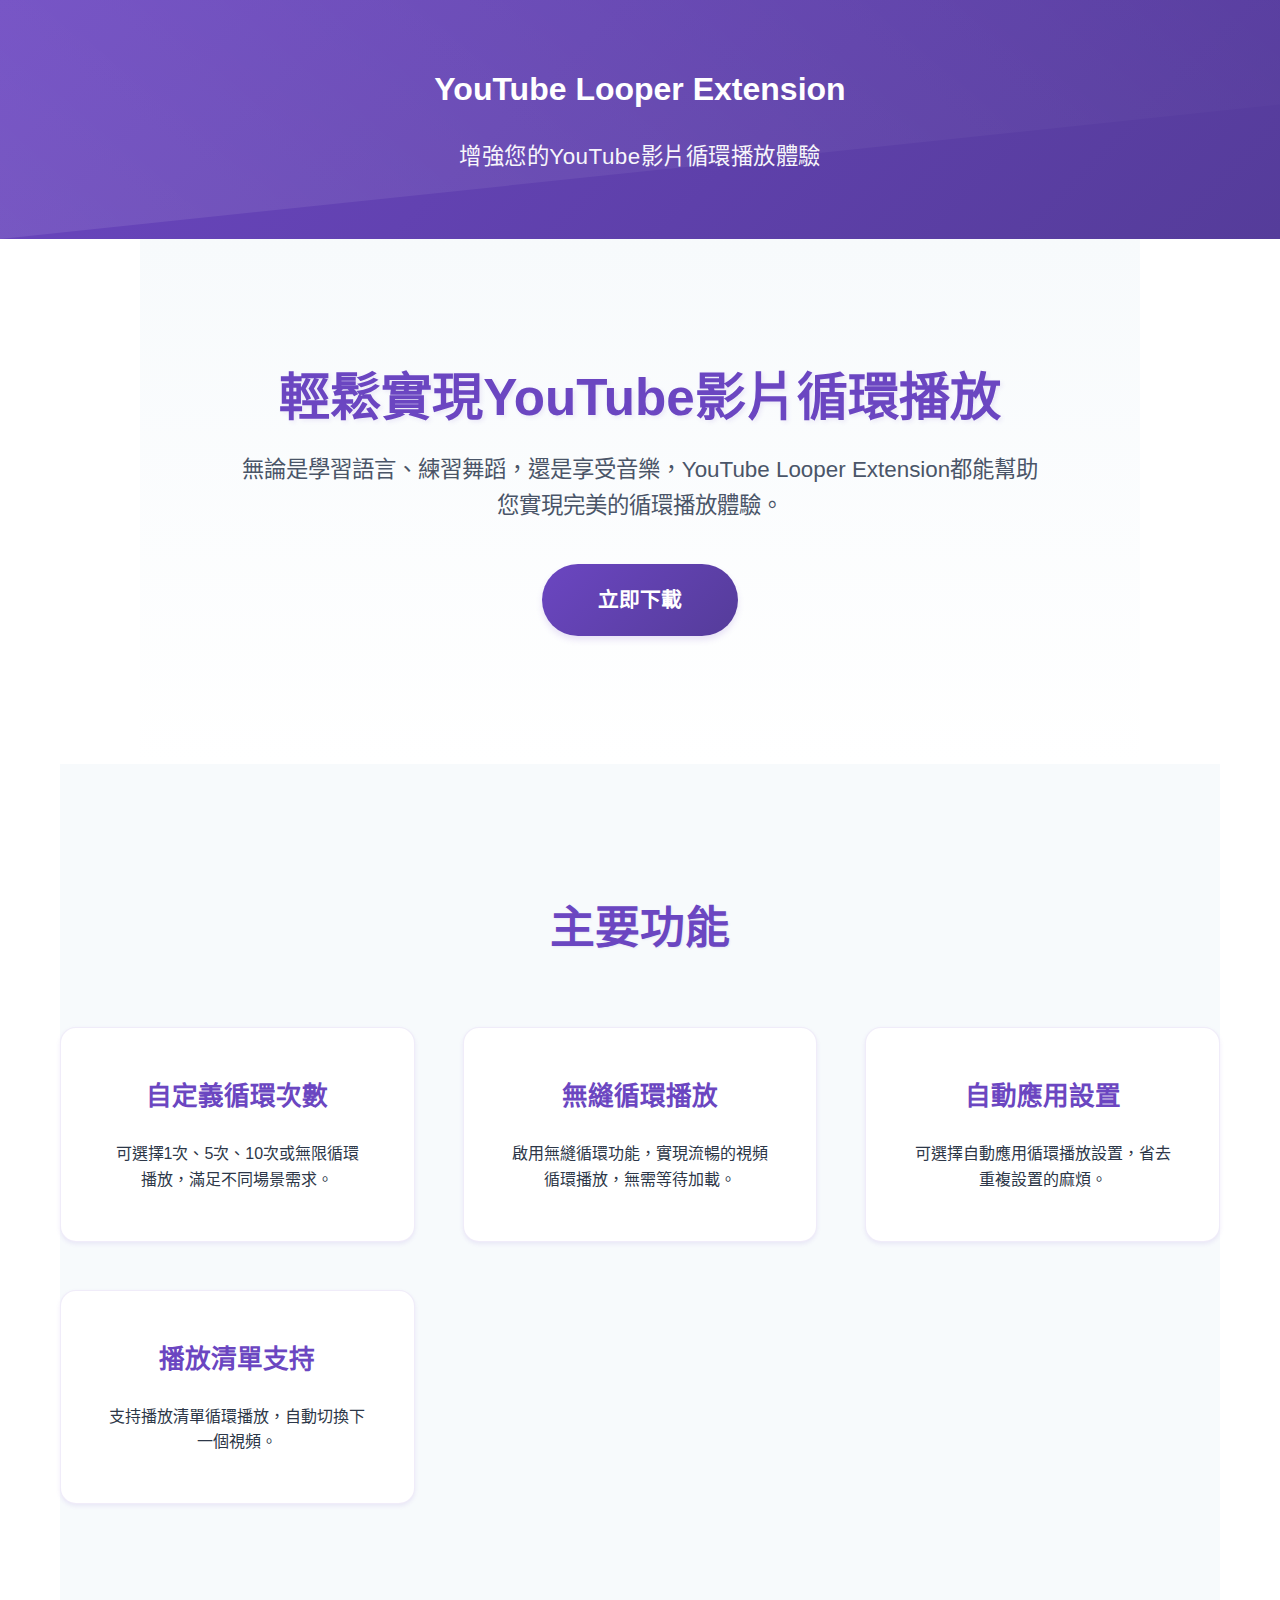
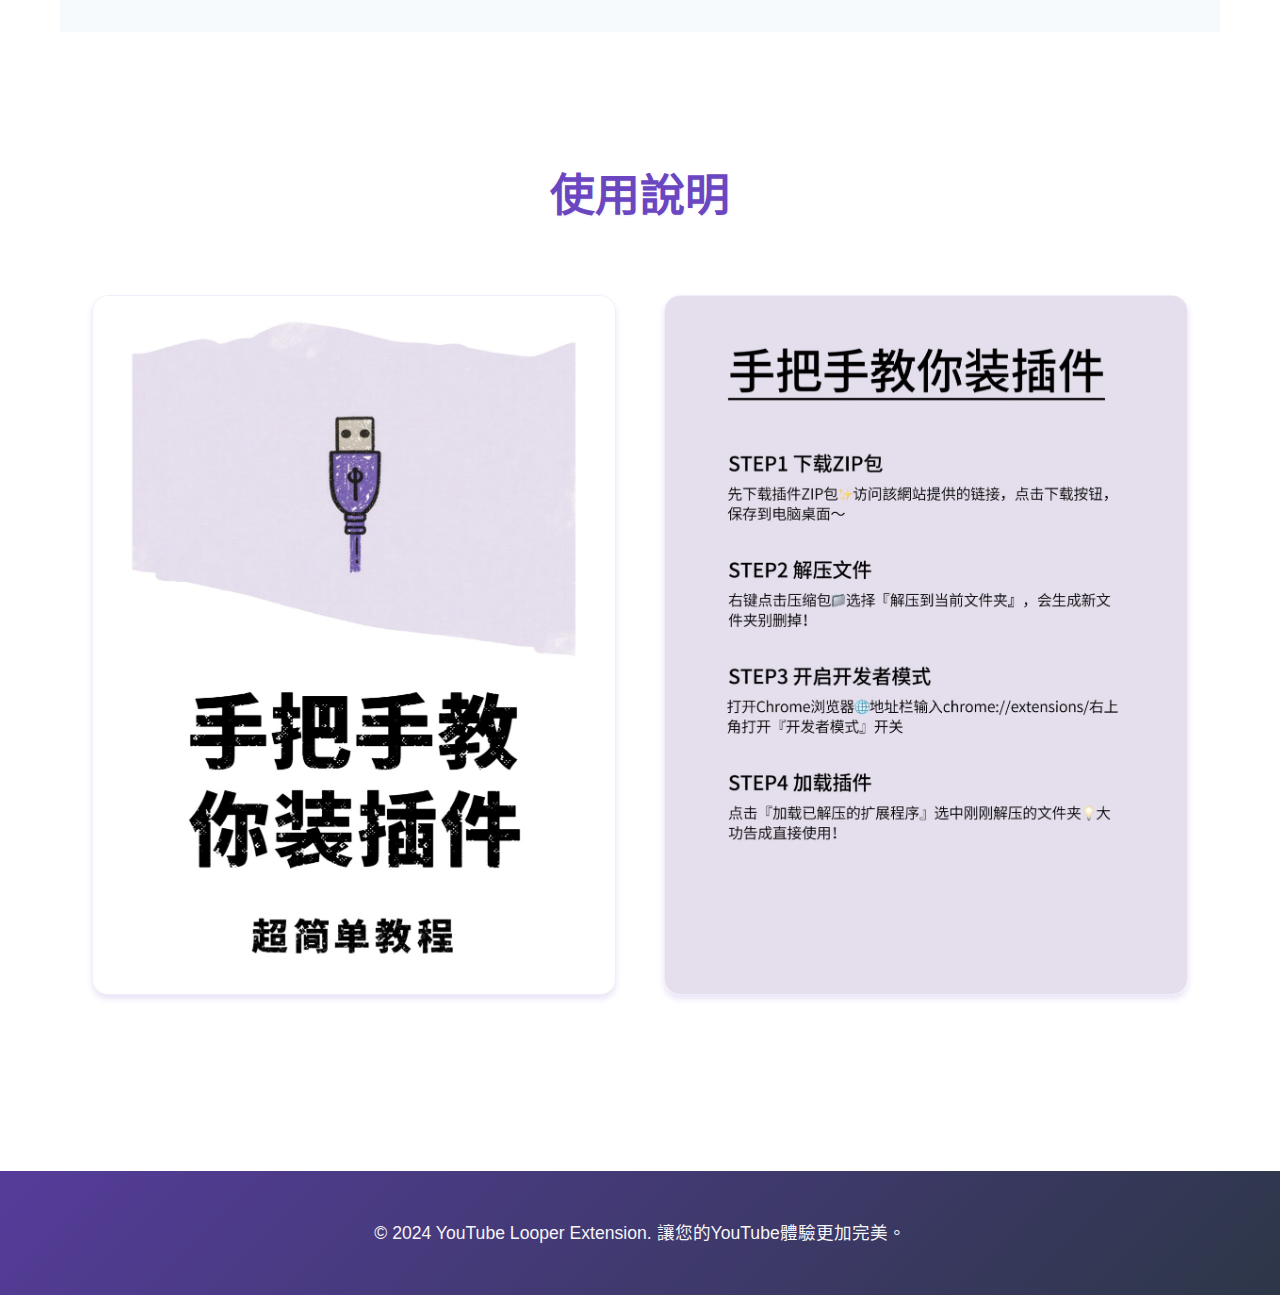
<file: website/index.html>
<!DOCTYPE html>
<html lang="zh-TW">
<head>
    <meta charset="UTF-8">
    <meta name="viewport" content="width=device-width, initial-scale=1.0">
    <title>YouTube Looper Extension - 影片循環播放擴充功能</title>
    <link rel="stylesheet" href="styles.css">
</head>
<body>
    <header>
        <div class="container">
            <h1>YouTube Looper Extension</h1>
            <p class="subtitle">增強您的YouTube影片循環播放體驗</p>
        </div>
    </header>

    <main class="container">
        <section class="hero">
            <div class="hero-content">
                <h2>輕鬆實現YouTube影片循環播放</h2>
                <p>無論是學習語言、練習舞蹈，還是享受音樂，YouTube Looper Extension都能幫助您實現完美的循環播放體驗。</p>
                <a href="youtube-looper-extension.zip" class="download-btn" download>立即下載</a>
            </div>
        </section>

        <section class="features">
            <h2>主要功能</h2>
            <div class="feature-grid">
                <div class="feature-card">
                    <h3>自定義循環次數</h3>
                    <p>可選擇1次、5次、10次或無限循環播放，滿足不同場景需求。</p>
                </div>
                <div class="feature-card">
                    <h3>無縫循環播放</h3>
                    <p>啟用無縫循環功能，實現流暢的視頻循環播放，無需等待加載。</p>
                </div>
                <div class="feature-card">
                    <h3>自動應用設置</h3>
                    <p>可選擇自動應用循環播放設置，省去重複設置的麻煩。</p>
                </div>
                <div class="feature-card">
                    <h3>播放清單支持</h3>
                    <p>支持播放清單循環播放，自動切換下一個視頻。</p>
                </div>
            </div>
        </section>

        <section class="usage">
            <h2>使用說明</h2>
            <div class="usage-images">
                <img src="S__17784839_0.jpg" alt="安裝步驟1" class="usage-img">
                <img src="S__17784840.jpg" alt="安裝步驟2" class="usage-img">
            </div>
        </section>
    </main>

    <footer>
        <div class="container">
            <p>&copy; 2024 YouTube Looper Extension. 讓您的YouTube體驗更加完美。</p>
        </div>
    </footer>
</body>
</html>
</file>
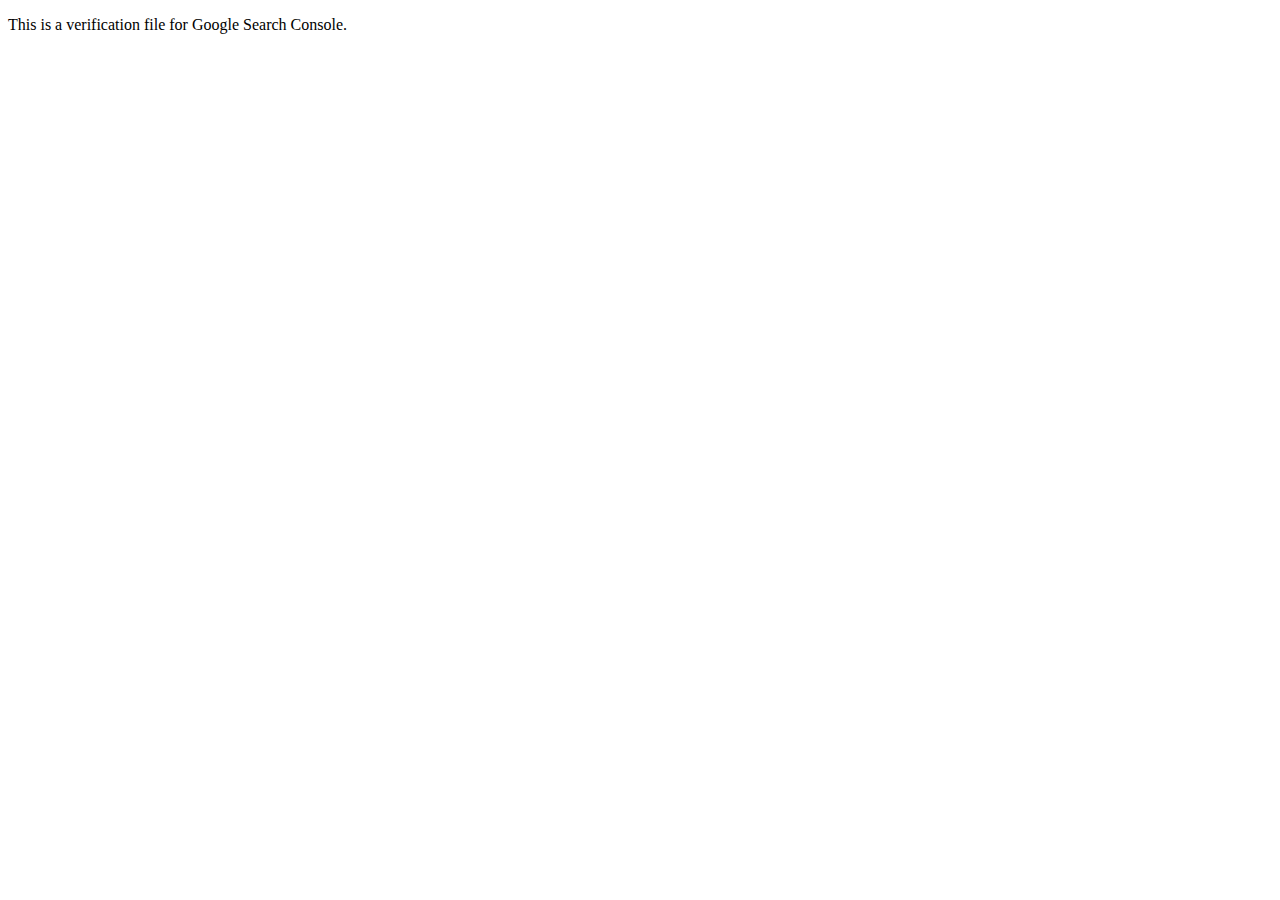
<file: website/google1234567890.html>
<!DOCTYPE html>
<html>
<head>
  <meta charset="UTF-8">
  <title>Google Site Verification</title>
</head>
<body>
  <p>This is a verification file for Google Search Console.</p>
</body>
</html>
</file>
<file: website/styles.css>
* {
    margin: 0;
    padding: 0;
    box-sizing: border-box;
}

:root {
    --primary-color: #6B46C1;
    --primary-dark: #553C9A;
    --text-color: #2D3748;
    --bg-light: #F7FAFC;
    --shadow-sm: 0 2px 4px rgba(107, 70, 193, 0.1);
    --shadow-md: 0 4px 6px rgba(107, 70, 193, 0.15);
    --transition: all 0.3s ease;
}

body {
    font-family: 'Microsoft JhengHei', Arial, sans-serif;
    line-height: 1.6;
    color: var(--text-color);
    background-color: white;
}

.container {
    max-width: 1200px;
    margin: 0 auto;
    padding: 0 20px;
}

header {
    background: linear-gradient(135deg, var(--primary-color), var(--primary-dark));
    color: white;
    padding: 4rem 0;
    text-align: center;
    position: relative;
    overflow: hidden;
}

header::before {
    content: '';
    position: absolute;
    top: 0;
    left: 0;
    right: 0;
    bottom: 0;
    background: linear-gradient(45deg, rgba(255,255,255,0.1) 0%, rgba(255,255,255,0) 100%);
    transform: skewY(-6deg);
    transform-origin: top left;
}

.subtitle {
    margin-top: 1.5rem;
    font-size: 1.4rem;
    opacity: 0.95;
    letter-spacing: 0.5px;
}

.hero {
    display: flex;
    align-items: center;
    gap: 3rem;
    padding: 8rem 0;
    text-align: center;
    max-width: 1000px;
    margin: 0 auto;
    background: linear-gradient(to bottom, var(--bg-light) 0%, white 100%);
}

.hero-content {
    width: 100%;
}

.hero h2 {
    font-size: 3.2em;
    margin-bottom: 1.5rem;
    color: var(--primary-color);
    line-height: 1.2;
    animation: fadeInUp 0.8s ease;
    text-shadow: 2px 2px 4px rgba(107, 70, 193, 0.1);
}

.hero p {
    font-size: 1.4em;
    margin-bottom: 2.5rem;
    color: #4A5568;
    animation: fadeInUp 1s ease;
    max-width: 800px;
    margin-left: auto;
    margin-right: auto;
}

.download-btn {
    display: inline-block;
    background: linear-gradient(135deg, var(--primary-color), var(--primary-dark));
    color: white;
    padding: 1.2rem 3.5rem;
    border-radius: 50px;
    text-decoration: none;
    font-size: 1.3rem;
    font-weight: bold;
    transition: var(--transition);
    box-shadow: var(--shadow-md);
    animation: fadeInUp 1.2s ease;
}

.download-btn:hover {
    transform: translateY(-2px);
    box-shadow: 0 8px 15px rgba(107, 70, 193, 0.25);
    filter: brightness(1.1);
}

.features {
    padding: 8rem 0;
    background-color: var(--bg-light);
    position: relative;
}

.features h2 {
    text-align: center;
    font-size: 2.8em;
    margin-bottom: 4rem;
    color: var(--primary-color);
    text-shadow: 1px 1px 2px rgba(107, 70, 193, 0.1);
}

.feature-grid {
    display: grid;
    grid-template-columns: repeat(auto-fit, minmax(280px, 1fr));
    gap: 3rem;
    margin-top: 2rem;
}

.feature-card {
    background-color: white;
    padding: 3rem;
    border-radius: 16px;
    box-shadow: var(--shadow-sm);
    transition: var(--transition);
    text-align: center;
    border: 1px solid rgba(107, 70, 193, 0.1);
}

.feature-card:hover {
    transform: translateY(-5px);
    box-shadow: 0 12px 20px rgba(107, 70, 193, 0.15);
    border-color: rgba(107, 70, 193, 0.2);
}

.feature-card h3 {
    color: var(--primary-color);
    margin-bottom: 1.5rem;
    font-size: 1.6em;
}

.usage {
    padding: 8rem 0;
    background: white;
}

.usage h2 {
    text-align: center;
    font-size: 2.8em;
    margin-bottom: 4rem;
    color: var(--primary-color);
    text-shadow: 1px 1px 2px rgba(107, 70, 193, 0.1);
}

.usage-images {
    display: flex;
    flex-direction: row;
    gap: 3rem;
    max-width: 1200px;
    margin: 3rem auto;
    padding: 0 2rem;
    justify-content: center;
}

.usage-img {
    width: calc(50% - 1.5rem);
    height: auto;
    border-radius: 16px;
    box-shadow: var(--shadow-md);
    transition: var(--transition);
    border: 1px solid rgba(107, 70, 193, 0.1);
}

.usage-img:hover {
    transform: scale(1.02);
    box-shadow: 0 12px 24px rgba(107, 70, 193, 0.2);
}

footer {
    background: linear-gradient(135deg, var(--primary-dark), #2D3748);
    color: white;
    padding: 3rem 0;
    text-align: center;
}

footer p {
    opacity: 0.95;
    font-size: 1.1rem;
}

@keyframes fadeInUp {
    from {
        opacity: 0;
        transform: translateY(20px);
    }
    to {
        opacity: 1;
        transform: translateY(0);
    }
}

@media (max-width: 768px) {
    .hero h2 {
        font-size: 2.5em;
    }
    
    .hero p {
        font-size: 1.2em;
    }
    
    .download-btn {
        padding: 1rem 2.5rem;
        font-size: 1.1rem;
    }
    
    .usage-images {
        flex-direction: column;
        gap: 2rem;
    }
    
    .usage-img {
        width: 100%;
    }
}
</file>
